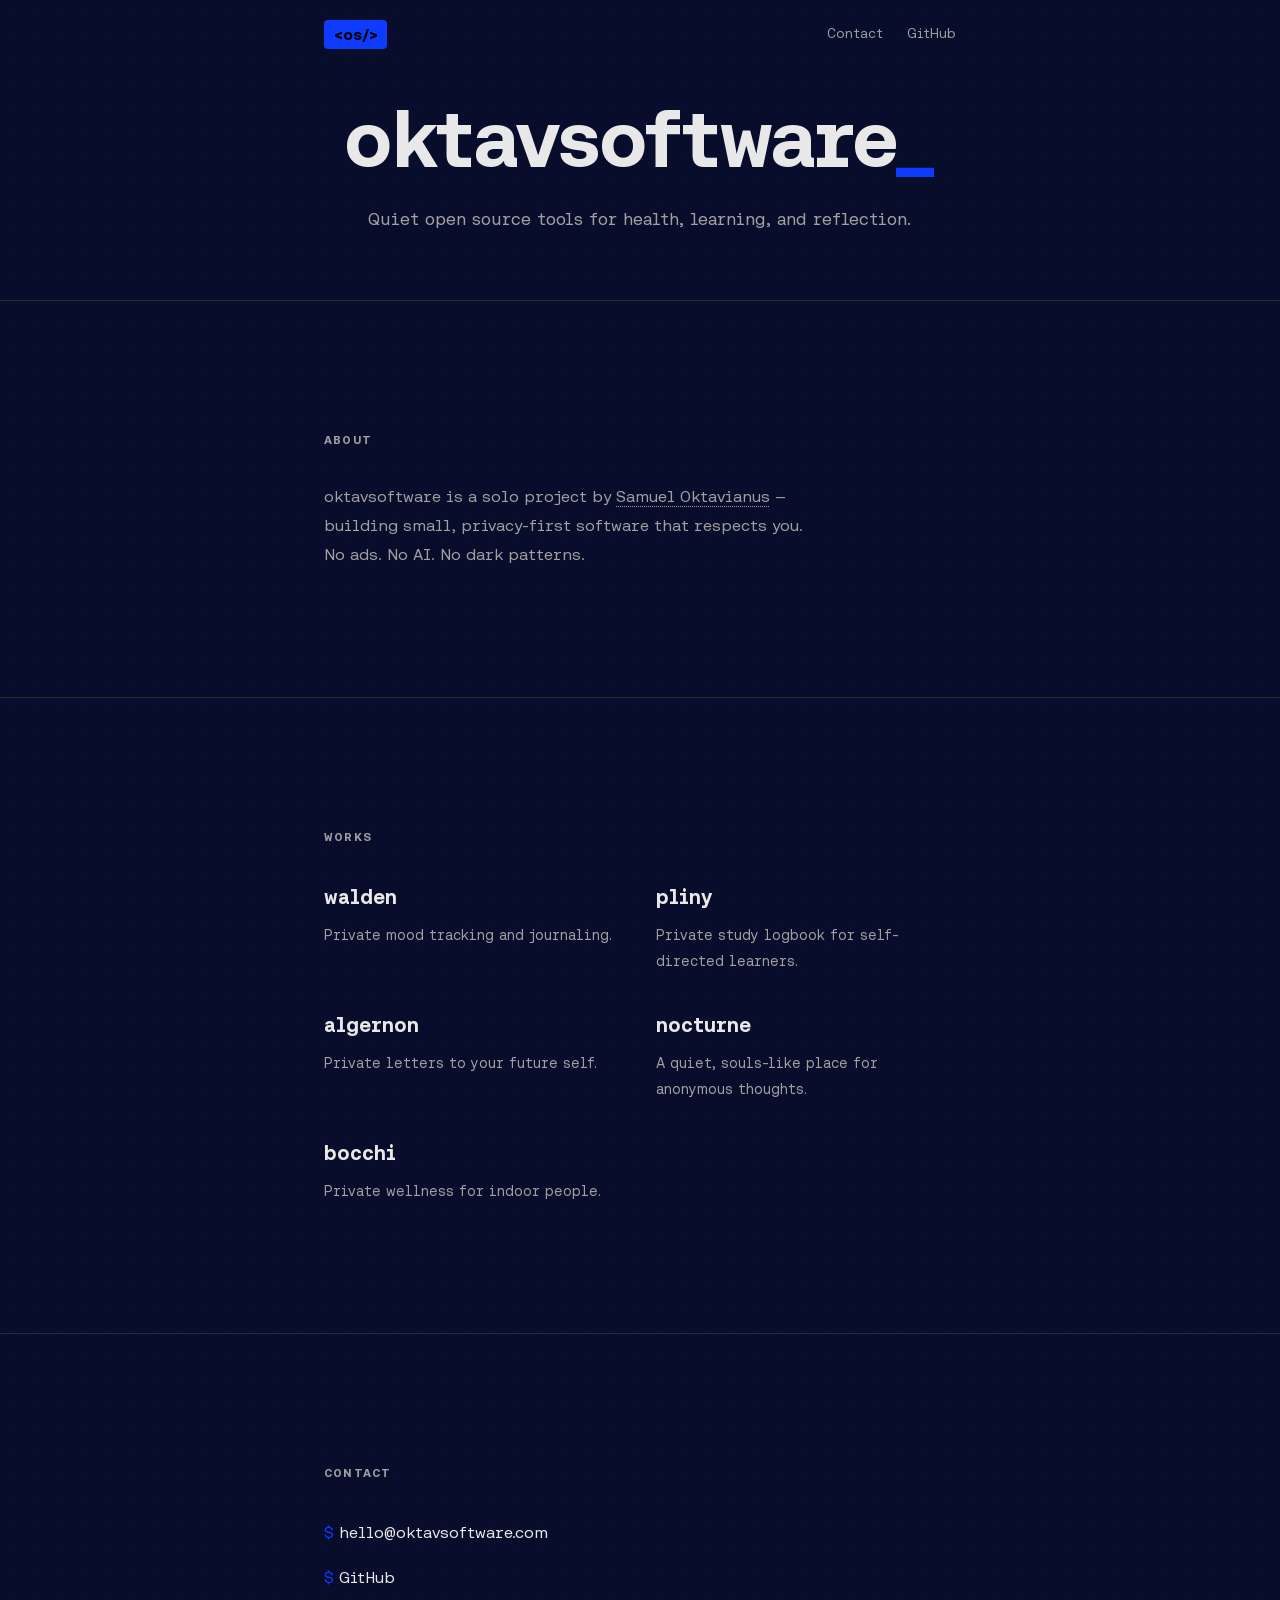
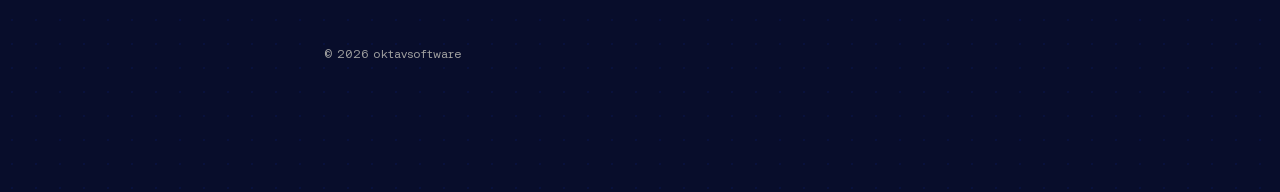
<file: index.html>
<!DOCTYPE html>
<html lang="en">
<head>
    <meta charset="UTF-8" />
    <meta name="viewport" content="width=device-width, initial-scale=1.0" />
    <title>oktavsoftware — Privacy-first software by Samuel Oktavianus</title>
    <meta name="description" content="oktavsoftware is a solo studio by Samuel Oktavianus building open source, privacy-first tools for health and reflection. No ads, no AI, no bullshit." />
    <meta property="og:title" content="oktavsoftware — Open source tools for health and reflection" />
    <meta property="og:description" content="Open source, privacy-first tools for health and reflection. No ads, no AI, no dark patterns." />
    <meta property="og:type" content="website" />
    <meta property="og:url" content="https://oktavsoftware.com" />
    <meta property="og:image" content="https://oktavsoftware.com/og-image.png" />
    <meta property="og:image:width" content="1200" />
    <meta property="og:image:height" content="630" />
    <link rel="canonical" href="https://oktavsoftware.com" />
    <link rel="preload" href="fonts/AeonikFono-Regular.woff2" as="font" type="font/woff2" crossorigin>
    <link rel="preload" href="fonts/AeonikFono-Bold.woff2" as="font" type="font/woff2" crossorigin>
    <link rel="stylesheet" href="style.css" />
    <link rel="icon" href="data:image/svg+xml,<svg xmlns='http://www.w3.org/2000/svg' viewBox='0 0 32 32'><rect width='24' height='24' x='4' y='4' rx='3' fill='%230F3BFE'/></svg>">
    <script type="application/ld+json">
    {
        "@context": "https://schema.org",
        "@type": "Organization",
        "name": "oktavsoftware",
        "description": "Open source, privacy-first tools for health and reflection. No ads, no AI, no bullshit.",
        "url": "https://oktavsoftware.com",
        "founder": {
            "@type": "Person",
            "name": "Samuel Oktavianus"
        }
    }
    </script>
</head>
<body>

    <section id="hero">
        <nav>
            <span class="logo" aria-label="oktavsoftware"></span>
            <div class="nav-links">
                <a href="#contact">Contact</a>
                <a href="https://github.com/indigoscipio" target="_blank" rel="noopener noreferrer">GitHub</a>
            </div>
        </nav>
        <h1>oktavsoftware</h1>
        <p class="tagline">Quiet open source tools for health, learning, and reflection.</p>
    </section>

    <section id="about" class="reveal">
        <div class="container">
            <h2>About</h2>
            <p>oktavsoftware is a solo project by <a href="https://samueloktavianus.com" target="_blank" rel="noopener noreferrer">Samuel Oktavianus</a> — building small, privacy-first software that respects you.</p>
            <p>No ads. No AI. No dark patterns.</p>
        </div>
    </section>

    <section id="brands" class="reveal">
        <div class="container">
            <h2>Works</h2>
            <div class="brands-grid">
                <div class="brand-card">
                    <h3><a href="https://walden.oktavsoftware.com/" target="_blank" rel="noopener noreferrer">walden</a></h3>
                    <p>Private mood tracking and journaling.</p>
                </div>
                <div class="brand-card">
                    <h3><a href="https://pliny.oktavsoftware.com" target="_blank" rel="noopener noreferrer">pliny</a></h3>
                    <p>Private study logbook for self-directed learners.</p>
                </div>
                <div class="brand-card">
                    <h3><a href="https://algernon.oktavsoftware.com/" target="_blank" rel="noopener noreferrer">algernon</a></h3>
                    <p>Private letters to your future self.</p>
                </div>
                <div class="brand-card">
                    <h3><a href="https://nocturne.oktavsoftware.com/" target="_blank" rel="noopener noreferrer">nocturne</a></h3>
                    <p>A quiet, souls-like place for anonymous thoughts.</p>
                </div>
                <div class="brand-card">
                    <h3><a href="https://bocchi.oktavsoftware.com/" target="_blank" rel="noopener noreferrer">bocchi</a></h3>
                    <p>Private wellness for indoor people.</p>
                </div>
            </div>
        </div>
    </section>

    <section id="contact" class="reveal">
        <div class="container">
            <h2>Contact</h2>
            <div class="contact-links">
                <a href="mailto:hello@oktavsoftware.com">hello@oktavsoftware.com</a>
                <a href="https://github.com/indigoscipio" target="_blank" rel="noopener noreferrer">GitHub</a>
            </div>
            <p class="copyright">&copy; 2026 oktavsoftware</p>
        </div>
    </section>

    <script src="script.js" defer></script>
</body>
</html>
</file>
<file: style.css>
@font-face {
    font-family: 'Aeonik Fono';
    src: url('fonts/AeonikFono-Regular.woff2') format('woff2');
    font-weight: 400;
    font-style: normal;
    font-display: swap;
}

@font-face {
    font-family: 'Aeonik Fono';
    src: url('fonts/AeonikFono-Bold.woff2') format('woff2');
    font-weight: 700;
    font-style: normal;
    font-display: swap;
}

:root {
    --bg: #080D2B;
    --text: #E8E8E8;
    --accent: #0F3BFE;
    --muted: #A0A0A0;
    --divider: #2A2A2A;
    --font: 'Aeonik Fono', 'Courier New', monospace;
    --max-width: 680px;
}

*, *::before, *::after {
    margin: 0;
    padding: 0;
    box-sizing: border-box;
}

html {
    scroll-behavior: smooth;
    -webkit-font-smoothing: antialiased;
    -moz-osx-font-smoothing: grayscale;
}

::selection {
    background: var(--accent);
    color: #fff;
}

body {
    font-family: var(--font);
    color: var(--text);
    background-color: var(--bg);
    background-image: radial-gradient(circle, rgba(15, 59, 254, 0.08) 1px, transparent 1px);
    background-size: 24px 24px;
    line-height: 1.8;
    font-weight: 400;
}

a {
    color: inherit;
    text-decoration: none;
}

a:focus-visible {
    outline: 2px solid var(--text);
    outline-offset: 2px;
}

.container {
    max-width: var(--max-width);
    margin: 0 auto;
    padding: 0 1.5rem;
}

section {
    padding: 8rem 0;
}

section + section {
    border-top: 1px solid var(--divider);
}

h1 {
    font-size: 5rem;
    font-weight: 700;
    letter-spacing: -0.03em;
    line-height: 1.05;
}

h2 {
    font-size: 0.75rem;
    font-weight: 700;
    text-transform: uppercase;
    letter-spacing: 0.1em;
    color: var(--muted);
    margin-bottom: 2rem;
}

h3 {
    font-size: 1.25rem;
    font-weight: 700;
    margin-bottom: 0.5rem;
}

p {
    font-size: 1rem;
    color: var(--muted);
    line-height: 1.8;
}

#hero {
    position: relative;
    padding: 6rem 0 4rem;
    text-align: center;
}

nav {
    position: absolute;
    top: 0;
    left: 50%;
    transform: translateX(-50%);
    width: 100%;
    max-width: var(--max-width);
    display: flex;
    justify-content: space-between;
    align-items: center;
    padding: 1.25rem 1.5rem;
}

@keyframes os-cycle {
    0%      { content: '<os/>'; }
    11.1%   { content: '{os}'; }
    22.2%   { content: '[os]'; }
    33.3%   { content: '> os'; }
    44.4%   { content: 'os_'; }
    55.5%   { content: 'os::'; }
    66.6%   { content: 'os++'; }
    77.7%   { content: '(os)'; }
    88.8%   { content: 'os;'; }
    100%    { content: '<os/>'; }
}

.logo {
    display: inline-block;
    font-weight: 700;
    background: var(--accent);
    color: #000;
    padding: 0.4rem 0.6rem;
    border-radius: 4px;
    cursor: default;
    line-height: 1;
}

.logo::before {
    content: '<os/>';
    animation: os-cycle 5.4s steps(1) infinite;
}

.logo:hover::before {
    animation-play-state: paused;
}

.nav-links {
    display: flex;
    gap: 1.5rem;
    align-items: center;
}

.nav-links a {
    font-size: 0.85rem;
    color: var(--muted);
    transition: color 0.2s;
}

.nav-links a:hover {
    color: var(--accent);
}

.tagline {
    margin-top: 1.5rem;
    font-size: 1.1rem;
    color: var(--muted);
}

@keyframes blink {
    0%, 100% { opacity: 1; }
    50% { opacity: 0; }
}

@keyframes fade-up {
    from { opacity: 0; transform: translateY(24px); }
    to { opacity: 1; transform: translateY(0); }
}

#hero h1 {
    animation: fade-up 0.8s ease forwards;
}

#hero .tagline {
    animation: fade-up 0.8s ease 0.2s forwards;
    opacity: 0;
}

.reveal {
    opacity: 0;
    transform: translateY(20px);
    transition: opacity 0.6s ease, transform 0.6s ease;
}

.reveal.visible {
    opacity: 1;
    transform: translateY(0);
}

#hero h1::after {
    content: '_';
    color: var(--accent);
    animation: blink 1s step-end infinite;
}

#about p {
    max-width: 520px;
}

.brands-grid {
    display: grid;
    grid-template-columns: 1fr 1fr;
    gap: 2rem;
}

.brand-card {
    transition: opacity 0.2s;
}

.brand-card:hover {
    opacity: 0.5;
}

.brand-card p {
    font-size: 0.9rem;
    margin-bottom: 0;
}

.brand-card h3 a:hover {
    text-decoration: underline;
}

.contact-links {
    display: flex;
    flex-direction: column;
    gap: 0.75rem;
    margin-bottom: 3rem;
}

.contact-links a {
    font-size: 1rem;
    color: var(--text);
    text-decoration: none;
    width: fit-content;
    padding: 0.15rem 0.25rem;
    margin-left: -0.25rem;
    transition: background 0.15s, color 0.15s;
}

.contact-links a::before {
    content: '$ ';
    color: var(--accent);
}

.contact-links a:hover {
    background: var(--accent);
    color: #fff;
}

.copyright {
    font-size: 0.75rem;
    color: var(--muted);
}

p a {
    text-decoration: underline dotted;
    text-underline-offset: 4px;
    text-decoration-thickness: 1px;
    text-decoration-color: var(--muted);
}

@media (max-width: 600px) {
    #hero {
        padding: 4rem 0 3rem;
    }

    nav {
        padding: 1rem 1.5rem;
    }

    .nav-links {
        gap: 1rem;
    }

    .nav-links a {
        font-size: 0.8rem;
    }

    h1 {
        font-size: 2.75rem;
    }

    .tagline {
        font-size: 0.95rem;
    }

    section {
        padding: 4rem 0;
    }

    .brands-grid {
        grid-template-columns: 1fr;
        gap: 2.5rem;
    }
}
</file>
